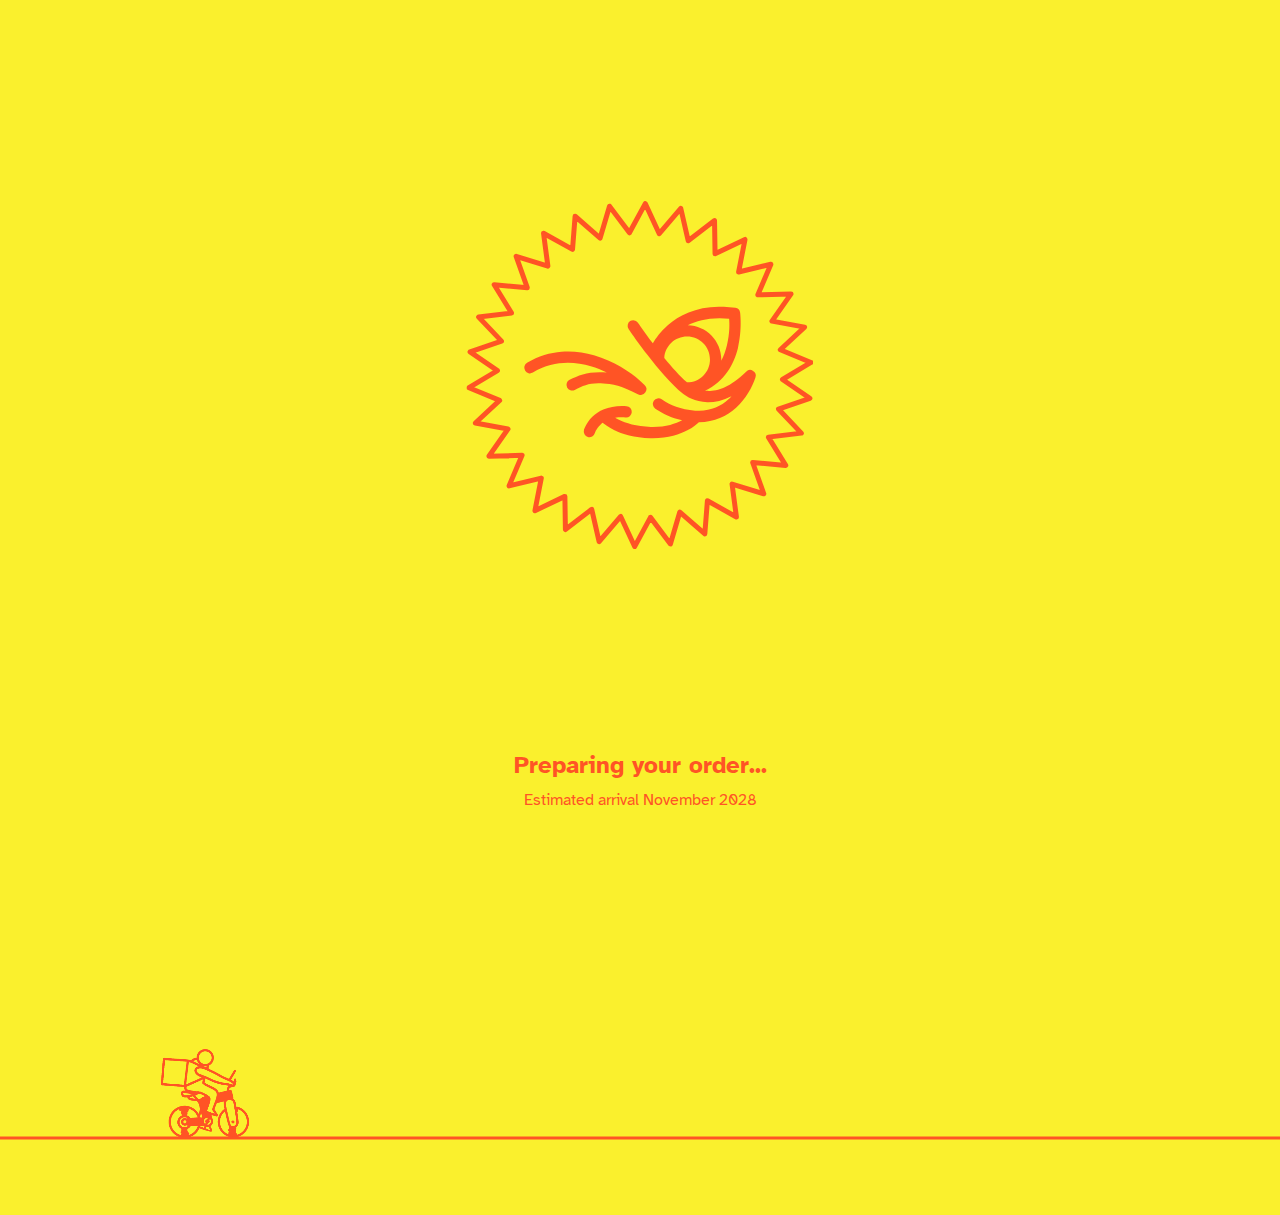
<file: index.html>
<!DOCTYPE html>
<html lang="en">
<head>
    <link rel="icon" type="image/png" href="favicon.png">
    <meta charset="UTF-8">
    <meta name="viewport" content="width=device-width, initial-scale=1.0">
    <title>Devilery</title>
    <link rel="preconnect" href="https://fonts.googleapis.com">
<link rel="preconnect" href="https://fonts.gstatic.com" crossorigin>
<link href="https://fonts.googleapis.com/css2?family=Atkinson+Hyperlegible:ital,wght@0,400;0,700;1,400;1,700&display=swap" rel="stylesheet">
    <link rel="stylesheet" href="styles.css">
</head>
<body>
    <div class="content">
        <div class="face">
            <img class="circle" src="circle.svg" alt="">
            <img class="toifel" src="devilFace.svg" alt="">
        </div>
        
        <h2>Preparing your order...</h2>
        <p>Estimated arrival November 2028</p>
    </div>


<iframe class="game" src="WebGame/index.html" width="100%" height="310" frameborder="0"></iframe>

</body>
</html>
</file>
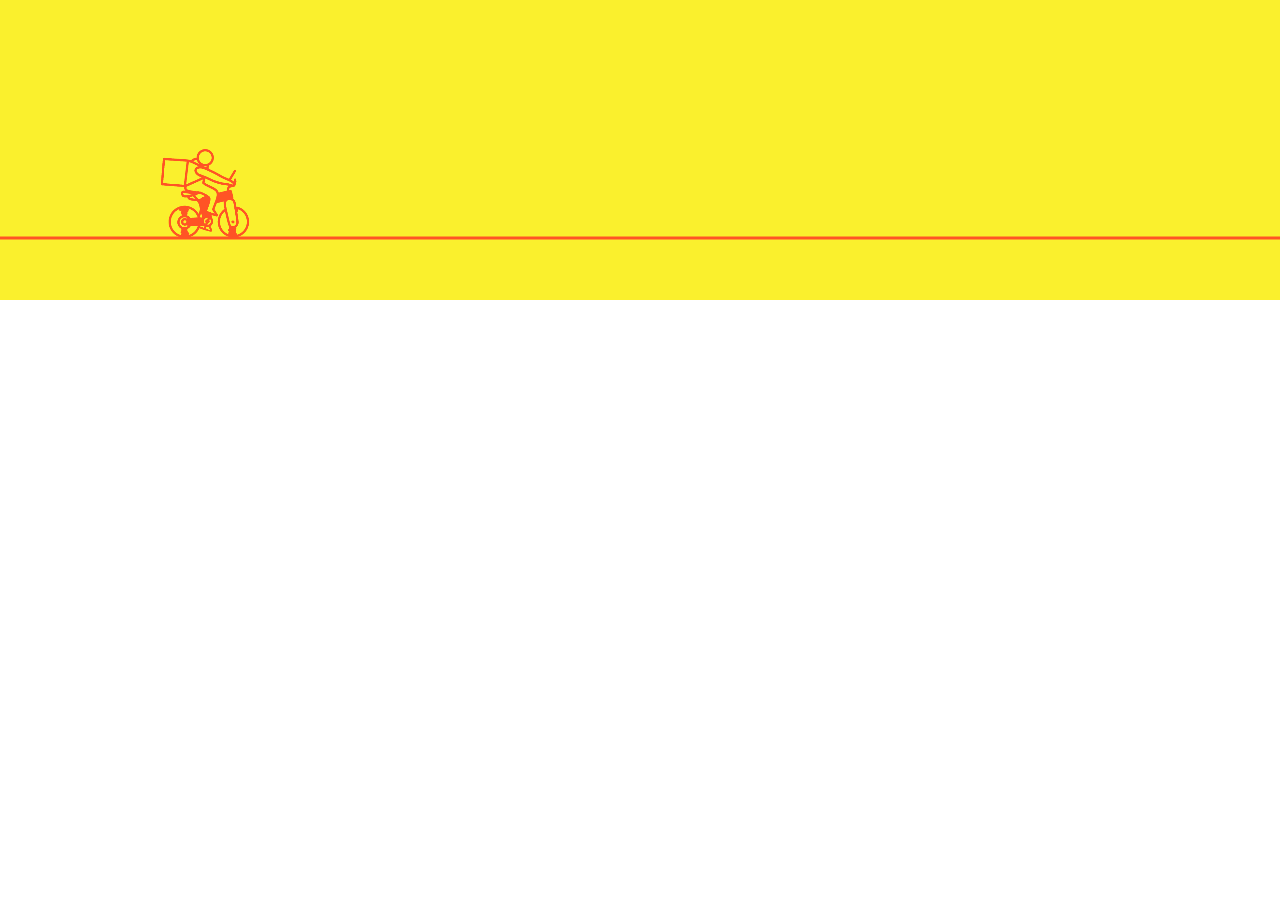
<file: WebGame/index.html>
<!DOCTYPE html><html lang="en"><head>
    <script src="p5.js"></script>
    <script src="p5.collide2d.min.js"></script>
    <link rel="stylesheet" type="text/css" href="style.css">
    <meta charset="utf-8">

  </head>
  <body>
    <script src="rider.js"></script>
    <script src="enemy.js"></script>
        <script src="item.js"></script>
    <script src="sketch.js"></script>


</body></html>
</file>
<file: styles.css>
:root {
  --yellow: #faf02d;
  --red: #ff5425;
  --black: #05192D;
  --orange: #FF9700;
}

body{
    background-color: var(--yellow);
    color: var(--red);
    font-family: "Atkinson Hyperlegible", sans-serif;
  font-weight: 400;
  font-style: normal;
  padding: 0;
  margin: 0;
}


h2{
    margin-top: auto;
    font-weight: 600;
    margin-bottom: 10px;
}

p{
    margin: 0;
    font-weight: 200;
}
.face{
    margin-top: auto;
    max-width: 300px;
    position: relative;
}

.circle{
    position: absolute;
    transform: translate(-50%, -50%);
    top: 50%;
    left: 50%;
    animation: spin 15s linear infinite;
}

@keyframes spin {
    0%{
        transform: translate(-50%, -50%) rotate(0deg);
    }
    100%{
        transform: translate(-50%, -50%) rotate(360deg);
    }
}

.toifel{
    width: 100%;
}

.content{
    display: flex;
    flex-direction: column;
    margin-bottom: 0%;
    height: 100vh;
    justify-content: center;
    align-items: center;
    padding-bottom: 10vh;
    box-sizing: border-box;
}
</file>
<file: WebGame/style.css>
html, body {
  margin: 0;
  padding: 0;
}
canvas {
  display: block;
}

#p5_loading{
  display: none;e
}
</file>
